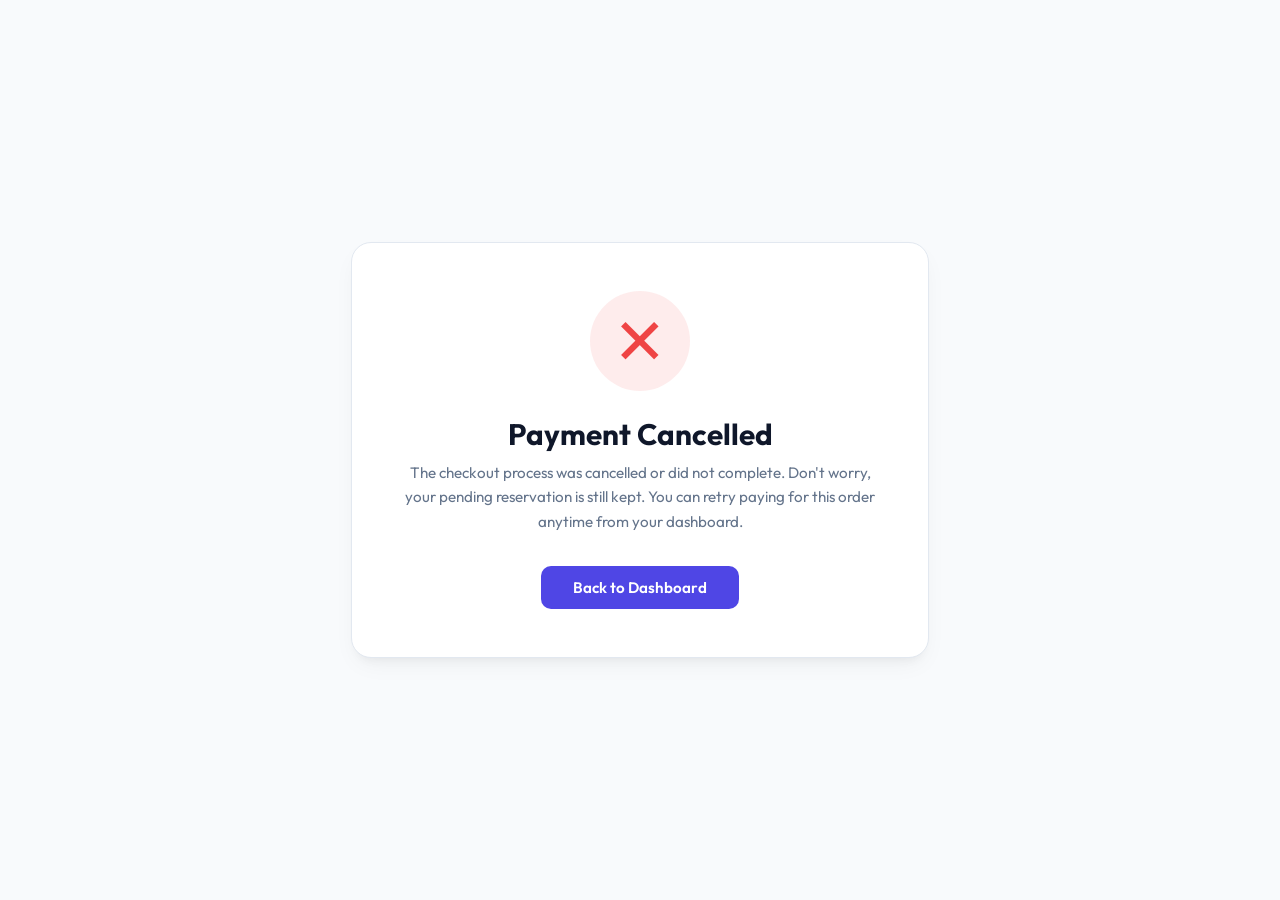
<file: frontend/cancel.html>
<!DOCTYPE html>
<html lang="en">
<head>
    <meta charset="UTF-8">
    <meta name="viewport" content="width=device-width, initial-scale=1.0">
    <title>Payment Cancelled | EventTick</title>
    <link href="https://fonts.googleapis.com/css2?family=Outfit:wght@300;400;500;600;700&display=swap" rel="stylesheet">
    <style>
        :root {
            --primary: #4f46e5;
            --error: #ef4444;
            --bg-main: #f8fafc;
            --text-main: #0f172a;
            --text-muted: #64748b;
        }
        body {
            font-family: 'Outfit', sans-serif;
            background-color: var(--bg-main);
            color: var(--text-main);
            margin: 0;
            display: flex;
            align-items: center;
            justify-content: center;
            min-height: 100vh;
        }
        .cancel-card {
            background-color: #ffffff;
            border-radius: 20px;
            padding: 3rem;
            max-width: 480px;
            width: 90%;
            text-align: center;
            box-shadow: 0 10px 25px -5px rgba(0, 0, 0, 0.05), 0 8px 10px -6px rgba(0, 0, 0, 0.05);
            border: 1px solid #e2e8f0;
        }
        .cancel-icon {
            font-size: 4rem;
            color: var(--error);
            background-color: rgba(239, 68, 68, 0.1);
            width: 100px;
            height: 100px;
            line-height: 100px;
            border-radius: 50%;
            margin: 0 auto 1.5rem;
        }
        h1 {
            margin: 0 0 0.5rem;
            font-size: 1.85rem;
            font-weight: 700;
        }
        p {
            color: var(--text-muted);
            font-size: 0.95rem;
            line-height: 1.6;
            margin: 0 0 2rem;
        }
        .btn-home {
            display: inline-block;
            background-color: var(--primary);
            color: #ffffff;
            text-decoration: none;
            padding: 0.75rem 2rem;
            border-radius: 10px;
            font-weight: 600;
            font-size: 0.95rem;
            transition: all 0.2s ease;
        }
        .btn-home:hover {
            transform: translateY(-2px);
            box-shadow: 0 4px 12px rgba(79, 70, 229, 0.2);
        }
    </style>
</head>
<body>

    <div class="cancel-card">
        <div class="cancel-icon">✕</div>
        <h1>Payment Cancelled</h1>
        <p>The checkout process was cancelled or did not complete. Don't worry, your pending reservation is still kept. You can retry paying for this order anytime from your dashboard.</p>
        
        <a href="index.html" class="btn-home">Back to Dashboard</a>
    </div>

</body>
</html>
</file>
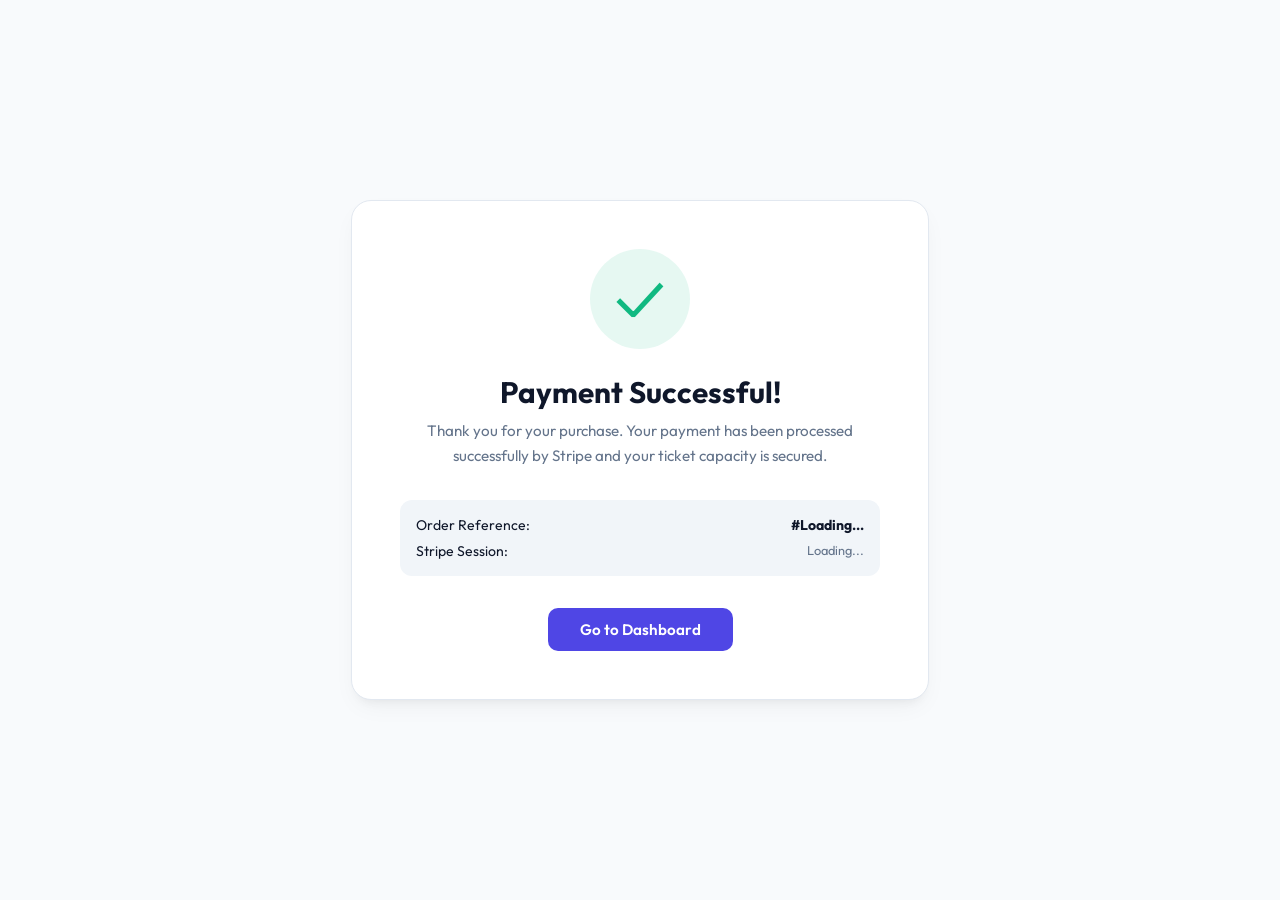
<file: frontend/success.html>
<!DOCTYPE html>
<html lang="en">
<head>
    <meta charset="UTF-8">
    <meta name="viewport" content="width=device-width, initial-scale=1.0">
    <title>Payment Successful | EventTick</title>
    <link href="https://fonts.googleapis.com/css2?family=Outfit:wght@300;400;500;600;700&display=swap" rel="stylesheet">
    <style>
        :root {
            --primary: #4f46e5;
            --success: #10b981;
            --bg-main: #f8fafc;
            --text-main: #0f172a;
            --text-muted: #64748b;
        }
        body {
            font-family: 'Outfit', sans-serif;
            background-color: var(--bg-main);
            color: var(--text-main);
            margin: 0;
            display: flex;
            align-items: center;
            justify-content: center;
            min-height: 100vh;
        }
        .success-card {
            background-color: #ffffff;
            border-radius: 20px;
            padding: 3rem;
            max-width: 480px;
            width: 90%;
            text-align: center;
            box-shadow: 0 10px 25px -5px rgba(0, 0, 0, 0.05), 0 8px 10px -6px rgba(0, 0, 0, 0.05);
            border: 1px solid #e2e8f0;
        }
        .success-icon {
            font-size: 4rem;
            color: var(--success);
            background-color: rgba(16, 185, 129, 0.1);
            width: 100px;
            height: 100px;
            line-height: 100px;
            border-radius: 50%;
            margin: 0 auto 1.5rem;
        }
        h1 {
            margin: 0 0 0.5rem;
            font-size: 1.85rem;
            font-weight: 700;
        }
        p {
            color: var(--text-muted);
            font-size: 0.95rem;
            line-height: 1.6;
            margin: 0 0 2rem;
        }
        .order-details {
            background-color: #f1f5f9;
            border-radius: 12px;
            padding: 1rem;
            margin-bottom: 2rem;
            text-align: left;
            font-size: 0.88rem;
        }
        .order-details div {
            display: flex;
            justify-content: space-between;
            margin-bottom: 0.5rem;
        }
        .order-details div:last-child {
            margin-bottom: 0;
        }
        .btn-home {
            display: inline-block;
            background-color: var(--primary);
            color: #ffffff;
            text-decoration: none;
            padding: 0.75rem 2rem;
            border-radius: 10px;
            font-weight: 600;
            font-size: 0.95rem;
            transition: all 0.2s ease;
        }
        .btn-home:hover {
            transform: translateY(-2px);
            box-shadow: 0 4px 12px rgba(79, 70, 229, 0.2);
        }
    </style>
</head>
<body>

    <div class="success-card">
        <div class="success-icon">✓</div>
        <h1>Payment Successful!</h1>
        <p>Thank you for your purchase. Your payment has been processed successfully by Stripe and your ticket capacity is secured.</p>
        
        <div class="order-details">
            <div>
                <span>Order Reference:</span>
                <strong id="lbl-order-id">#Loading...</strong>
            </div>
            <div>
                <span>Stripe Session:</span>
                <span id="lbl-session-id" style="color: var(--text-muted); font-size: 0.8rem; word-break: break-all;">Loading...</span>
            </div>
        </div>

        <a href="index.html" class="btn-home" id="btn-back">Go to Dashboard</a>
    </div>

    <script>
        // Extract order info from URL
        const params = new URLSearchParams(window.location.search);
        const orderId = params.get('orderId');
        const sessionId = params.get('session_id');

        if (orderId) {
            document.getElementById('lbl-order-id').innerText = '#' + orderId;
        }
        if (sessionId) {
            document.getElementById('lbl-session-id').innerText = sessionId.substring(0, 24) + '...';
        }

        // Auto redirect user home after 8 seconds
        setTimeout(() => {
            window.location.href = 'index.html';
        }, 8000);
    </script>
</body>
</html>
</file>
